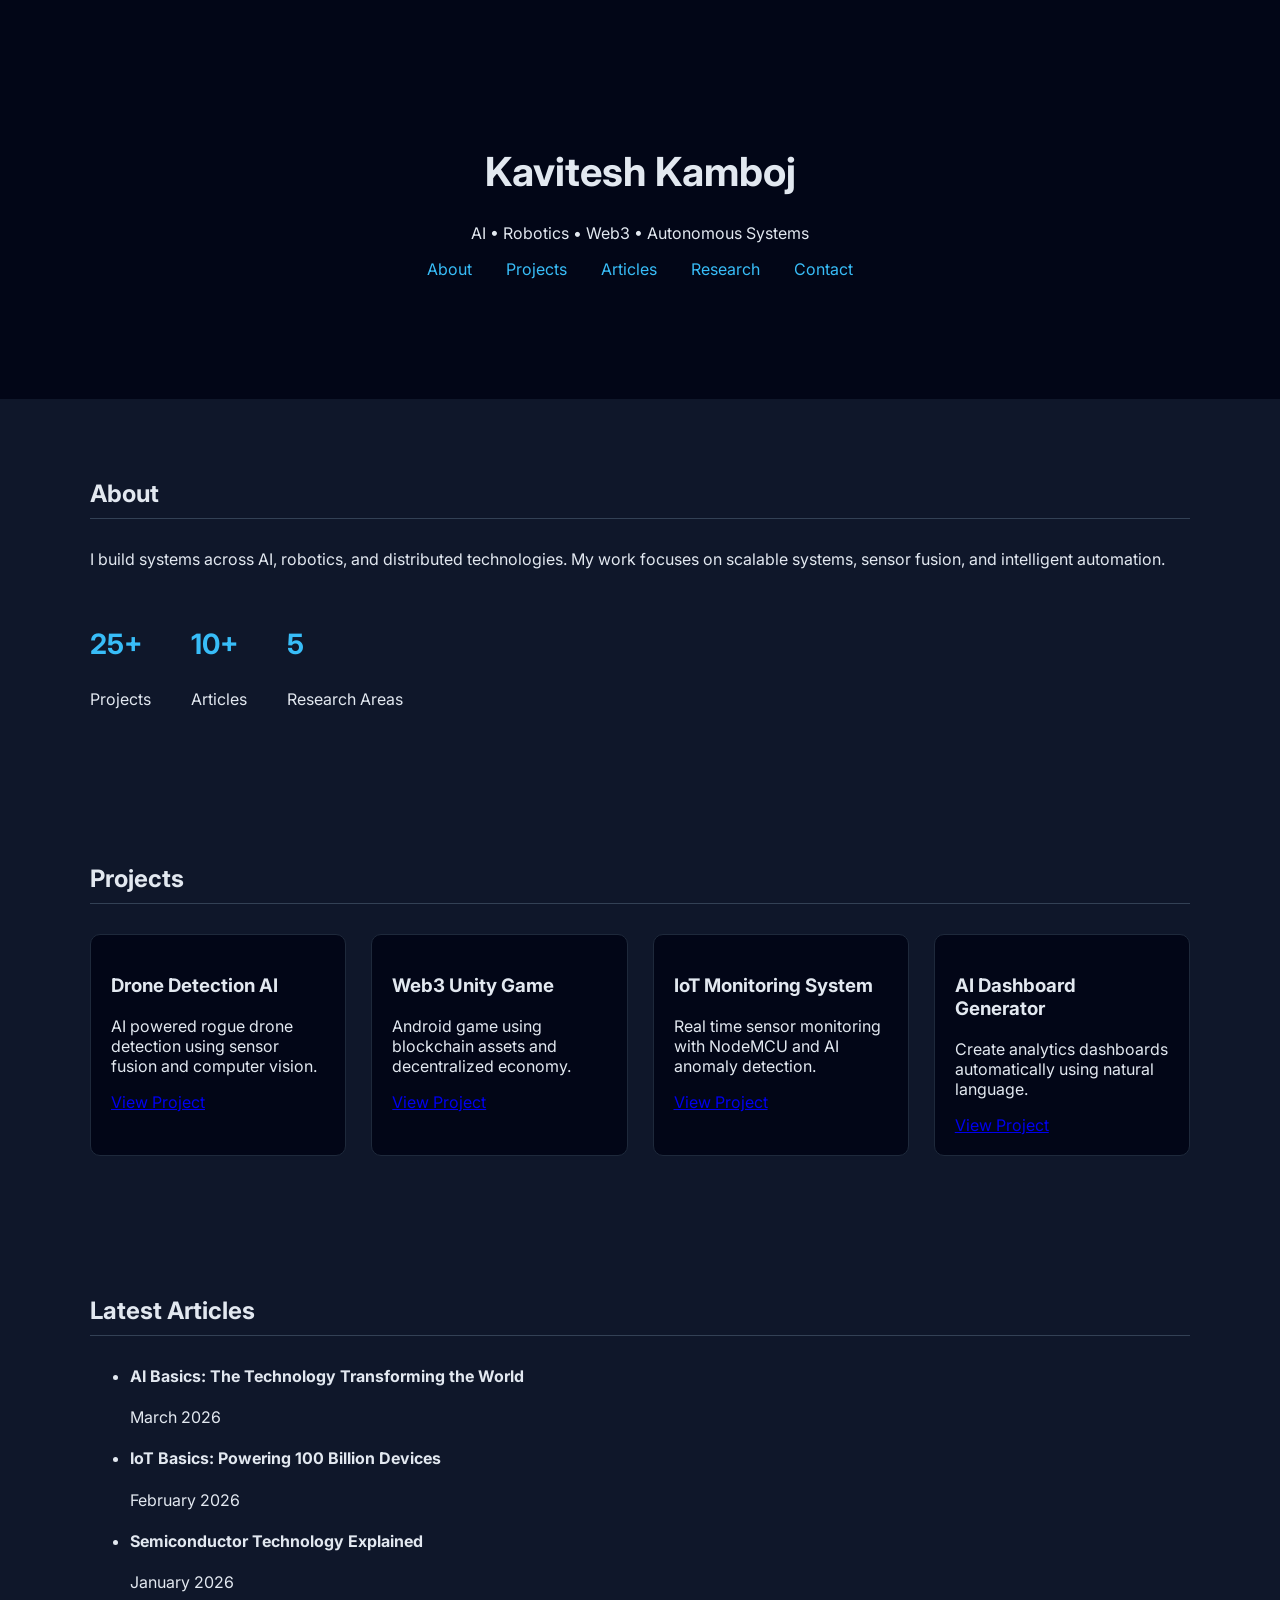
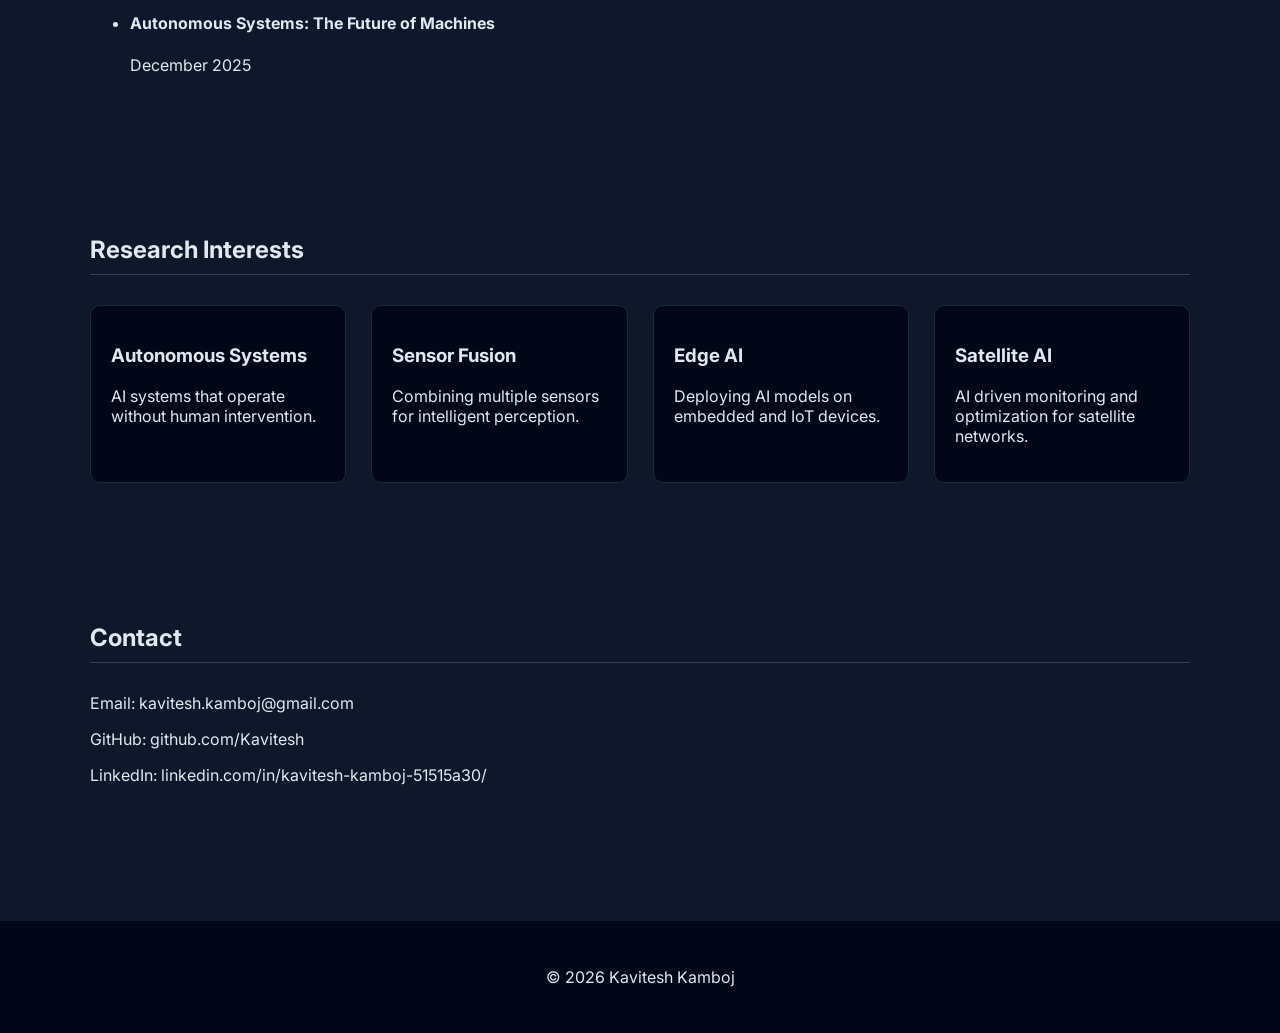
<file: index.html>
<!DOCTYPE html>
<html lang="en">
<head>
<meta charset="UTF-8">
<meta name="viewport" content="width=device-width, initial-scale=1.0">
<title>Kavitesh Kamboj | Tech & AI</title>

<link rel="stylesheet" href="style.css">

<link href="https://fonts.googleapis.com/css2?family=Inter:wght@300;400;600&display=swap" rel="stylesheet">
</head>

<body>

<header>
<div class="container">
<h1>Kavitesh Kamboj</h1>
<p>AI • Robotics • Web3 • Autonomous Systems</p>

<nav>
<a href="#about">About</a>
<a href="#projects">Projects</a>
<a href="#blog">Articles</a>
<a href="#research">Research</a>
<a href="#contact">Contact</a>
</nav>
</div>
</header>


<section id="about" class="container">
<h2>About</h2>
<p>
I build systems across AI, robotics, and distributed technologies.
My work focuses on scalable systems, sensor fusion, and intelligent automation.
</p>

<div class="stats">

<div class="stat">
<h3>25+</h3>
<p>Projects</p>
</div>

<div class="stat">
<h3>10+</h3>
<p>Articles</p>
</div>

<div class="stat">
<h3>5</h3>
<p>Research Areas</p>
</div>

</div>
</section>


<section id="projects" class="container">
<h2>Projects</h2>

<div class="grid">

<div class="card">
<h3>Drone Detection AI</h3>
<p>AI powered rogue drone detection using sensor fusion and computer vision.</p>
<a href="#">View Project</a>
</div>

<div class="card">
<h3>Web3 Unity Game</h3>
<p>Android game using blockchain assets and decentralized economy.</p>
<a href="#">View Project</a>
</div>

<div class="card">
<h3>IoT Monitoring System</h3>
<p>Real time sensor monitoring with NodeMCU and AI anomaly detection.</p>
<a href="#">View Project</a>
</div>

<div class="card">
<h3>AI Dashboard Generator</h3>
<p>Create analytics dashboards automatically using natural language.</p>
<a href="#">View Project</a>
</div>

</div>
</section>


<section id="blog" class="container">
<h2>Latest Articles</h2>

<ul class="blog-list">

<li>
<h4>AI Basics: The Technology Transforming the World</h4>
<span>March 2026</span>
</li>

<li>
<h4>IoT Basics: Powering 100 Billion Devices</h4>
<span>February 2026</span>
</li>

<li>
<h4>Semiconductor Technology Explained</h4>
<span>January 2026</span>
</li>

<li>
<h4>Autonomous Systems: The Future of Machines</h4>
<span>December 2025</span>
</li>

</ul>
</section>


<section id="research" class="container">
<h2>Research Interests</h2>

<div class="grid">

<div class="card">
<h3>Autonomous Systems</h3>
<p>AI systems that operate without human intervention.</p>
</div>

<div class="card">
<h3>Sensor Fusion</h3>
<p>Combining multiple sensors for intelligent perception.</p>
</div>

<div class="card">
<h3>Edge AI</h3>
<p>Deploying AI models on embedded and IoT devices.</p>
</div>

<div class="card">
<h3>Satellite AI</h3>
<p>AI driven monitoring and optimization for satellite networks.</p>
</div>

</div>
</section>


<section id="contact" class="container">
<h2>Contact</h2>

<p>Email: kavitesh.kamboj@gmail.com</p>
<p>GitHub: github.com/Kavitesh</p>
<p>LinkedIn: linkedin.com/in/kavitesh-kamboj-51515a30/</p>

</section>


<footer>
<p>© 2026 Kavitesh Kamboj</p>
</footer>


<script src="script.js"></script>

</body>
</html>
</file>
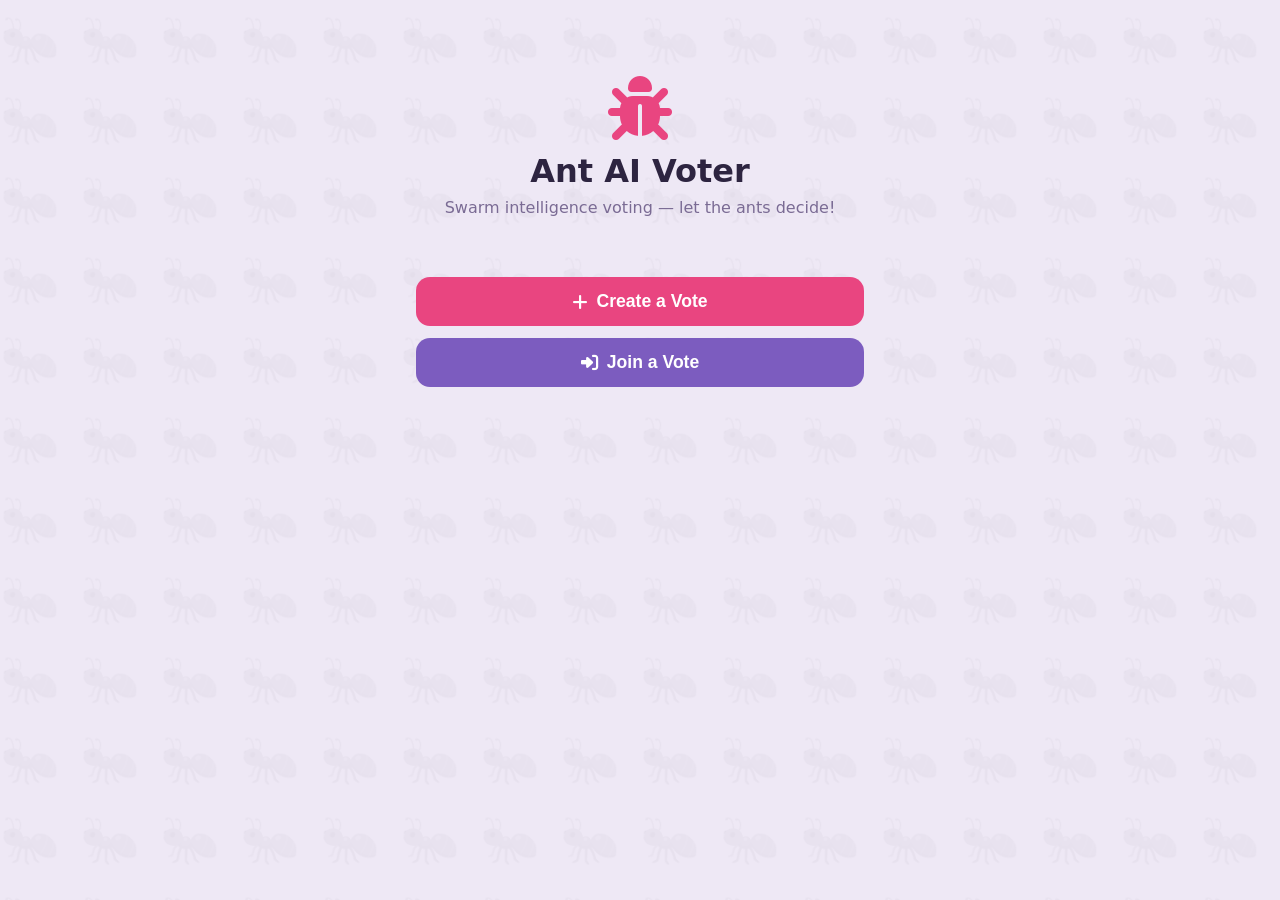
<file: ants/index.html>
<!DOCTYPE html>
<html lang="en">
  <head>
    <meta charset="UTF-8" />
    <meta name="viewport" content="width=device-width, initial-scale=1.0, viewport-fit=cover" />
    <title>Ant AI Voter</title>
    <link
      rel="stylesheet"
      href="https://cdnjs.cloudflare.com/ajax/libs/font-awesome/6.5.1/css/all.min.css"
    />
    <script type="module" crossorigin src="/ants/assets/index-C8kSx9Oa.js"></script>
    <link rel="stylesheet" crossorigin href="/ants/assets/index-AejYt6R9.css">
  </head>
  <body>
    <div id="root"></div>
  </body>
</html>
</file>
<file: style.css>
body{
font-family:Inter, sans-serif;
margin:0;
background:#0f172a;
color:#e2e8f0;
}

.container{
width:90%;
max-width:1100px;
margin:auto;
padding:60px 0;
}

header{
background:#020617;
text-align:center;
padding:60px 20px;
}

nav a{
margin:0 15px;
color:#38bdf8;
text-decoration:none;
}

h1{
font-size:40px;
}

h2{
margin-bottom:30px;
border-bottom:1px solid #334155;
padding-bottom:10px;
}

.grid{
display:grid;
grid-template-columns:repeat(auto-fit,minmax(250px,1fr));
gap:25px;
}

.card{
background:#020617;
padding:20px;
border-radius:10px;
border:1px solid #1e293b;
}

.card:hover{
transform:translateY(-5px);
transition:0.2s;
}

.stats{
display:flex;
gap:40px;
margin-top:30px;
}

.stat h3{
font-size:28px;
color:#38bdf8;
}

.blog-list li{
margin-bottom:20px;
}

footer{
text-align:center;
padding:30px;
background:#020617;
margin-top:60px;
}
</file>
<file: ants/assets/index-AejYt6R9.css>
*,*:before,*:after{box-sizing:border-box;margin:0;padding:0}:root{--bg: #eee8f5;--bg-card: #f7f3fc;--bg-input: #e4daf0;--text: #2d2440;--text-muted: #7a6b94;--primary: #e94580;--primary-hover: #d63870;--secondary: #7c5cbf;--secondary-hover: #9472d6;--success: #20b580;--danger: #e94580;--warning: #f0a020;--border: #d4c8e6;--radius: 14px;--radius-sm: 10px}[data-theme=dark]{--bg: #1a1225;--bg-card: #251a35;--bg-input: #2e2040;--text: #e8e0f0;--text-muted: #a090b8;--primary: #e94580;--primary-hover: #f05898;--secondary: #9472d6;--secondary-hover: #b090e8;--success: #30d098;--danger: #e94580;--warning: #f0b030;--border: #3d2a55}body{font-family:Segoe UI,system-ui,-apple-system,sans-serif;background:var(--bg);color:var(--text);min-height:100vh;-webkit-font-smoothing:antialiased;position:relative}body:before{content:"";position:fixed;top:0;right:0;bottom:0;left:0;pointer-events:none;z-index:0;opacity:.04;background-image:url("data:image/svg+xml,%3Csvg xmlns='http://www.w3.org/2000/svg' viewBox='0 0 100 100'%3E%3Ctext y='70' font-size='60'%3E%F0%9F%90%9C%3C/text%3E%3C/svg%3E");background-size:80px 80px}.app{max-width:480px;margin:0 auto;padding:16px;min-height:100vh;position:relative;z-index:1}.page{display:flex;flex-direction:column;gap:20px;padding:20px 0}h2{font-size:1.5rem;display:flex;align-items:center;gap:10px}h3{font-size:1.1rem;margin-bottom:8px}.btn{display:inline-flex;align-items:center;justify-content:center;gap:8px;padding:10px 20px;border:none;border-radius:var(--radius-sm);font-size:1rem;font-weight:600;cursor:pointer;transition:background .2s,opacity .2s}.btn:disabled{opacity:.5;cursor:not-allowed}.btn-primary{background:var(--primary);color:#fff}.btn-primary:hover:not(:disabled){background:var(--primary-hover)}.btn-secondary{background:var(--secondary);color:#fff}.btn-secondary:hover:not(:disabled){background:var(--secondary-hover)}.btn-danger{background:var(--danger);color:#fff}.btn-large{padding:14px 28px;font-size:1.1rem;width:100%;border-radius:var(--radius)}.btn-small{padding:6px 14px;font-size:.85rem}.btn-icon{padding:8px 12px;min-width:auto}.btn-link{background:transparent;color:var(--text-muted);text-decoration:underline}.input{width:100%;padding:12px 16px;background:var(--bg-input);border:1px solid var(--border);border-radius:var(--radius-sm);color:var(--text);font-size:1rem;outline:none;transition:border-color .2s}.input:focus{border-color:var(--primary)}.input-code{font-family:monospace;font-size:1.3rem;letter-spacing:4px;text-align:center}.form-group{display:flex;flex-direction:column;gap:8px}.form-group label{font-weight:600;font-size:.9rem;color:var(--text-muted)}.option-row{display:flex;gap:8px;align-items:center}.option-row .input{flex:1}.error-text{color:var(--danger);font-size:.9rem}.home-hero{text-align:center;padding:40px 0 20px}.home-logo{font-size:4rem;color:var(--primary);margin-bottom:12px}.home-hero h1{font-size:2rem;margin-bottom:8px}.home-subtitle{color:var(--text-muted)}.home-actions{display:flex;flex-direction:column;gap:12px;margin-top:20px}.lobby-header{display:flex;align-items:center;gap:10px}.lobby-code{display:flex;align-items:center;gap:12px;padding:16px;background:var(--bg-card);border-radius:var(--radius);justify-content:center}.lobby-code .label{color:var(--text-muted)}.lobby-code .code{font-family:monospace;font-size:1.5rem;font-weight:700;letter-spacing:3px;color:var(--success)}.lobby-players,.lobby-options{background:var(--bg-card);padding:16px;border-radius:var(--radius)}.player-list,.option-list{list-style:none}.player-item{display:flex;align-items:center;gap:8px;padding:8px 0;border-bottom:1px solid var(--border)}.player-item:last-child{border-bottom:none}.badge{background:var(--primary);color:#fff;padding:2px 8px;border-radius:10px;font-size:.75rem;margin-left:auto}.option-list li{padding:6px 0;color:var(--text-muted)}.waiting-text{text-align:center;color:var(--text-muted);font-style:italic}.qr-container{display:flex;flex-direction:column;align-items:center;gap:8px;padding:16px;background:var(--bg-card);border:1px solid var(--border);border-radius:var(--radius)}.qr-label{color:var(--text);font-weight:600}.qr-url{color:var(--text-muted);font-size:.75rem;word-break:break-all;text-align:center}.game-viewport{display:flex;flex-direction:column;gap:10px;height:calc(100dvh - 32px);overflow:hidden}.game-chart-section{padding:12px 0}.emergence-timer{display:flex;align-items:center;gap:10px;padding:12px 16px;background:var(--bg-card);border-radius:var(--radius)}.emergence-close-btn{width:32px;height:32px;flex-shrink:0;display:flex;align-items:center;justify-content:center;border:none;border-radius:var(--radius-sm);background:transparent;color:var(--text-muted);font-size:1rem;cursor:pointer;transition:background .15s,color .15s}.emergence-close-btn:hover{background:var(--bg-input);color:var(--danger)}.emergence-info{flex:1;display:flex;align-items:center;gap:8px;font-weight:600;color:var(--text)}.timer-display{display:flex;align-items:center;gap:8px;font-weight:600}.timer-display{font-family:monospace;font-size:1.2rem}.timer-low{color:var(--danger);animation:pulse 1s ease-in-out infinite}@keyframes pulse{0%,to{opacity:1}50%{opacity:.5}}.ant-inventory-row{display:flex;gap:10px;align-items:stretch}.ant-inventory-row .ant-inventory{flex:1;min-width:0;margin-bottom:0}.mini-pie-container{flex-shrink:0;width:120px;display:flex;align-items:center;justify-content:center;background:var(--bg-card);border:1px solid var(--border);border-radius:var(--radius);padding:2px}.pie-chart-container{background:var(--bg-card);border-radius:var(--radius);padding:8px}.drop-zones{display:flex;flex-direction:column;gap:10px;flex:1;min-height:0;overflow-y:auto}.drop-zone-row{display:flex;align-items:stretch;gap:6px;flex:1;min-height:0}.drop-zone{display:flex;flex-direction:column;gap:8px;padding:10px 14px;background:var(--bg-card);border:2px dashed var(--border);border-radius:var(--radius);box-shadow:0 2px 8px #0000000f;transition:border-color .2s,transform .15s,box-shadow .2s;flex:1;min-width:0;justify-content:center}.drop-zone-active{transform:scale(1.03);border-style:solid;box-shadow:0 0 16px #7c5cbf40}.drop-zone-header{display:flex;justify-content:space-between;align-items:center}.drop-zone-label{font-weight:700;font-size:1rem;overflow:hidden;text-overflow:ellipsis;white-space:nowrap}.drop-zone-btn{width:32px;flex-shrink:0;display:flex;align-items:center;justify-content:center;border:none;border-radius:var(--radius-sm);font-size:.8rem;cursor:pointer;transition:transform .15s,opacity .15s}.drop-zone-btn:disabled{opacity:.25;cursor:not-allowed}.drop-zone-btn:not(:disabled):hover{filter:brightness(.85)}.drop-zone-btn-red{background:#fce4ec;color:#c62850;border:2px solid #e94580}.drop-zone-btn-black{background:#ede6f7;color:#5a3d8a;border:2px solid #7c5cbf}.drop-zone-percent{font-family:monospace;font-size:1.1rem;font-weight:700;color:var(--success)}.drop-zone-bar-track{width:100%;height:8px;background:var(--bg);border-radius:4px;overflow:hidden}.drop-zone-bar-fill{height:100%;border-radius:4px;transition:width .4s ease}.drop-zones-grid{display:grid;grid-template-columns:1fr 1fr;gap:8px}.drop-zones-grid .drop-zone{padding:8px 10px;gap:4px}.drop-zones-grid .drop-zone-label,.drop-zones-grid .drop-zone-percent{font-size:.85rem}.drop-zones-grid .drop-zone-btn{width:24px;font-size:.65rem}.drop-zones-grid .drop-zone-btn-img{width:16px;height:16px}.drop-zones-grid .drop-zone-bar-track{height:5px}.ant-inventory{background:var(--bg-card);padding:16px;border-radius:var(--radius);border:1px solid var(--border)}.inventory-label{text-align:center;font-weight:600;margin-bottom:12px;font-size:.95rem}.ant-row{display:flex;gap:32px;justify-content:center}.ant-group{display:flex;flex-direction:column;align-items:center;gap:6px}.ant-group-label{font-size:.85rem;font-weight:600;color:var(--text-muted)}.ant-token{width:60px;height:60px;display:flex;align-items:center;justify-content:center;border-radius:50%;font-size:1.6rem;-webkit-user-select:none;user-select:none;transition:transform .15s,box-shadow .15s;cursor:grab}.ant-token:hover:not(.ant-disabled){transform:scale(1.15);box-shadow:0 0 16px #7c5cbf59}.ant-black{background:#ede6f7;color:#5a3d8a;border:3px solid #7c5cbf}.ant-red{background:#fce4ec;color:#c62850;border:3px solid #e94580}.ant-disabled{opacity:.3;cursor:not-allowed}.ant-token-img{width:70%;height:70%;pointer-events:none}.drop-zone-btn-img{width:20px;height:20px;pointer-events:none}.winner-card{display:flex;flex-direction:column;align-items:center;gap:8px;padding:24px;background:linear-gradient(135deg,var(--bg-card),var(--bg-input));border-radius:var(--radius);border:2px solid var(--warning);box-shadow:0 4px 20px #7c5cbf26}.winner-crown{font-size:2.5rem;color:var(--warning)}.winner-label{font-size:1.5rem}.winner-percent{font-family:monospace;font-size:1.2rem;color:var(--success)}.results-breakdown{background:var(--bg-card);padding:16px;border-radius:var(--radius)}.results-list{list-style:none}.results-item{display:flex;justify-content:space-between;padding:10px 0;border-bottom:1px solid var(--border)}.results-item:last-child{border-bottom:none}.results-winner{color:var(--warning);font-weight:700}.results-percent{font-family:monospace}.results-actions{display:flex;gap:12px}.results-actions .btn{flex:1}.connection-status{display:flex;align-items:center;gap:6px;font-size:.8rem;color:var(--text-muted)}.connection-dot{width:8px;height:8px;border-radius:50%;background:var(--danger)}.connection-dot.connected{background:var(--success)}
</file>
